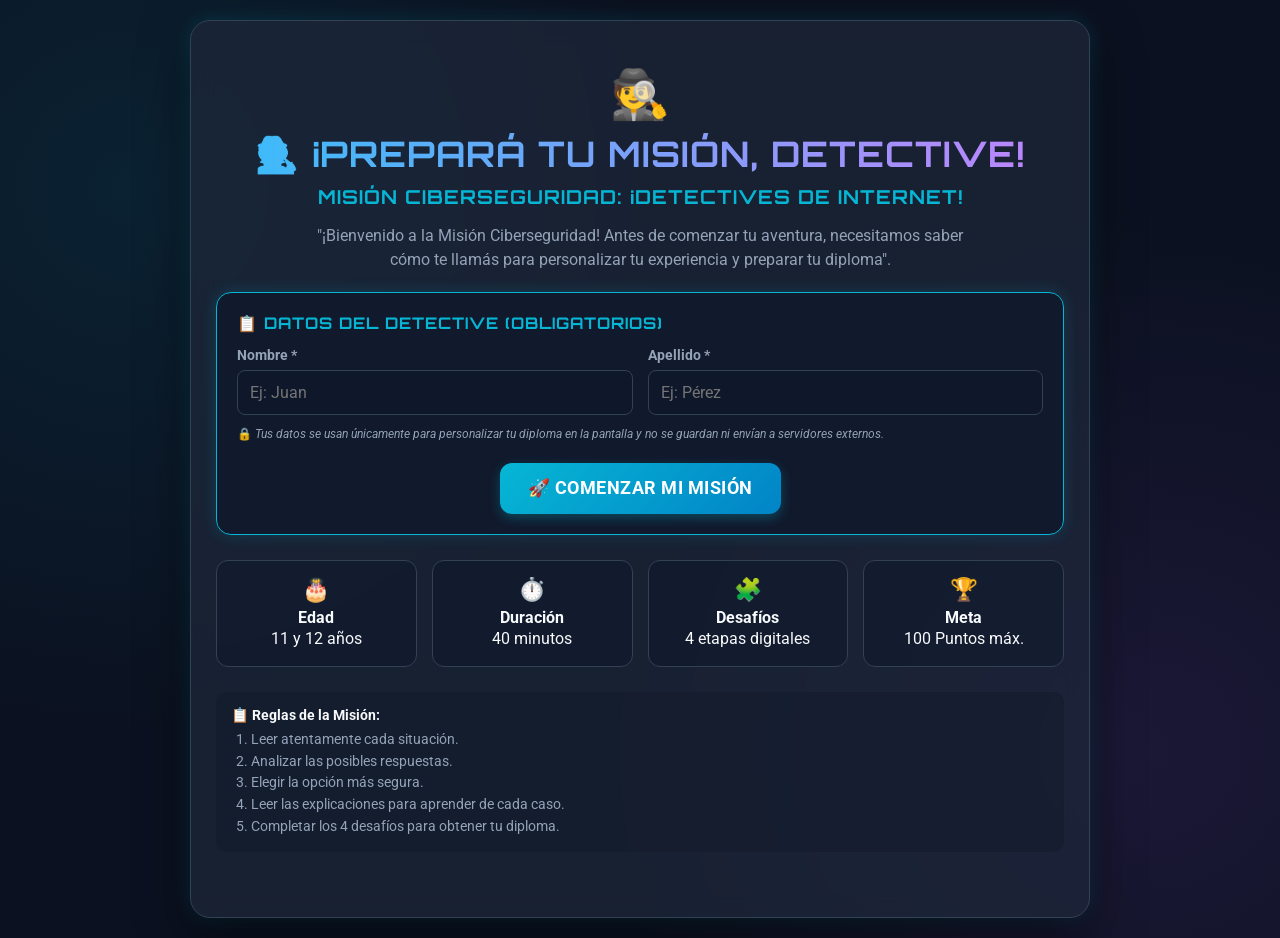
<file: index.html>
<!DOCTYPE html>
<html lang="es">
<head>
    <meta charset="UTF-8">
    <meta name="viewport" content="width=device-width, initial-scale=1.0">
    <title>MISIÓN CIBERSEGURIDAD: ¡Detectives de Internet!</title>
    <link href="https://fonts.googleapis.com/css2?family=Orbitron:wght@600;800;900&family=Roboto:wght@400;500;700&display=swap" rel="stylesheet">
        <link rel="stylesheet" href="style.css">

</head>
<body>

<div class="container">
    <!-- TOP HUD (HEADER) -->
    <header id="hud" class="hud-header hidden">
        <div>
            <div id="hud-agent" class="hud-card brand-font text-cyan">🕵️ AGENTE: <span id="agent-name">---</span></div>
        </div>
        <div style="display: flex; gap: 10px;">
            <div class="hud-card">🎯 PUNTOS: <span id="hud-score" class="brand-font text-green">0</span> / 100</div>
            <div class="hud-card">⏳ TIEMPO: <span id="hud-timer" role="timer" aria-live="off">40:00</span></div>
        </div>
        <div style="width: 100%;">
            <div class="progress-bar-container">
                <div id="hud-progress" class="progress-bar"></div>
            </div>
        </div>
    </header>

    <!-- SCREEN 0: WELCOME -->
    <section id="screen-welcome" class="welcome-hero">
        <div style="font-size: 3rem; margin-bottom: 10px;">🕵️</div>
        <h1>🕵️ ¡PREPARÁ TU MISIÓN, DETECTIVE!</h1>
        <h2 class="text-cyan" style="font-size: 1.2rem; margin-bottom: 15px;">MISIÓN CIBERSEGURIDAD: ¡DETECTIVES DE INTERNET!</h2>
        <p style="color: var(--text-muted); max-width: 650px; margin: 0 auto; line-height: 1.5;">
            "¡Bienvenido a la Misión Ciberseguridad! Antes de comenzar tu aventura, necesitamos saber cómo te llamás para personalizar tu experiencia y preparar tu diploma".
        </p>

        <!-- STUDENT IDENTIFICATION FORM -->
        <form id="student-id-form" onsubmit="handleStartMission(event)" class="id-form-box">
            <h3 class="text-cyan" style="font-size: 1rem; margin-bottom: 10px;">📋 DATOS DEL DETECTIVE (OBLIGATORIOS)</h3>
            <div class="form-row">
                <div class="form-group">
                    <label for="student-name">Nombre *</label>
                    <input type="text" id="student-name" placeholder="Ej: Juan" autocomplete="given-name" maxlength="40" required>
                </div>
                <div class="form-group">
                    <label for="student-lastname">Apellido *</label>
                    <input type="text" id="student-lastname" placeholder="Ej: Pérez" autocomplete="family-name" maxlength="50" required>
                </div>
            </div>
            <div id="id-error-msg" class="input-error-msg">⚠️ Por favor, ingresá un nombre y apellido válidos antes de continuar.</div>
            <p style="font-size: 0.75rem; color: var(--text-muted); margin-top: 10px;">
                🔒 <em>Tus datos se usan únicamente para personalizar tu diploma en la pantalla y no se guardan ni envían a servidores externos.</em>
            </p>

            <div style="text-align: center; margin-top: 20px;">
                <button type="submit" class="btn" style="font-size: 1.1rem; padding: 14px 28px;">🚀 COMENZAR MI MISIÓN</button>
            </div>
        </form>

        <div class="info-grid">
            <div class="info-card">
                <span>🎂</span>
                <strong>Edad</strong>
                <p>11 y 12 años</p>
            </div>
            <div class="info-card">
                <span>⏱️</span>
                <strong>Duración</strong>
                <p>40 minutos</p>
            </div>
            <div class="info-card">
                <span>🧩</span>
                <strong>Desafíos</strong>
                <p>4 etapas digitales</p>
            </div>
            <div class="info-card">
                <span>🏆</span>
                <strong>Meta</strong>
                <p>100 Puntos máx.</p>
            </div>
        </div>

        <div style="background: rgba(15, 23, 42, 0.4); padding: 15px; border-radius: 10px; margin-bottom: 20px; text-align: left; font-size: 0.9rem;">
            <strong>📋 Reglas de la Misión:</strong>
            <ol style="margin-left: 20px; margin-top: 5px; color: var(--text-muted);">
                <li>Leer atentamente cada situación.</li>
                <li>Analizar las posibles respuestas.</li>
                <li>Elegir la opción más segura.</li>
                <li>Leer las explicaciones para aprender de cada caso.</li>
                <li>Completar los 4 desafíos para obtener tu diploma.</li>
            </ol>
        </div>
    </section>

    <!-- SCREEN 1: CHALLENGE 1 (CONTRASEÑA SECRETA) -->
    <section id="screen-ch1" class="challenge-box hidden">
        <div id="welcome-banner" style="background: rgba(6, 182, 212, 0.15); border: 1px solid var(--primary-cyan); padding: 12px 15px; border-radius: 10px; margin-bottom: 20px; font-size: 0.95rem;">
            <!-- Custom welcome greeting injected here -->
        </div>

        <span class="badge-title">DESAFÍO 1 DE 4 • 7 MINUTOS</span>
        <h2 class="text-cyan">🔐 La Contraseña Secreta</h2>
        <p style="color: var(--text-muted); margin-bottom: 20px;">
            Los detectives digitales necesitan proteger sus cuentas. Investigá cuáles son las mejores prácticas para crear contraseñas seguras.
        </p>

        <!-- Q1 -->
        <div class="question-card">
            <h3>1. ¿Cuál de estas contraseñas es la más segura?</h3>
            <div class="options-grid" id="ch1-q1-opts">
                <button class="option-btn" onclick="answerCh1(1, 'A', this)">A) 12345678</button>
                <button class="option-btn" onclick="answerCh1(1, 'B', this)">B) martin2014</button>
                <button class="option-btn" onclick="answerCh1(1, 'C', this)">C) Rio!Nube47Tren</button>
            </div>
            <div id="ch1-q1-fb" class="feedback-box hidden"></div>
        </div>

        <!-- Q2 -->
        <div class="question-card">
            <h3>2. ¿Qué deberías hacer con tu contraseña?</h3>
            <div class="options-grid" id="ch1-q2-opts">
                <button class="option-btn" onclick="answerCh1(2, 'A', this)">A) Compartirla con mis mejores amigos.</button>
                <button class="option-btn" onclick="answerCh1(2, 'B', this)">B) Mantenerla en secreto y usar contraseñas diferentes en cuentas importantes.</button>
                <button class="option-btn" onclick="answerCh1(2, 'C', this)">C) Usar mi fecha de nacimiento para recordarla.</button>
            </div>
            <div id="ch1-q2-fb" class="feedback-box hidden"></div>
        </div>

        <!-- Q3 -->
        <div class="question-card">
            <h3>3. ¿Qué ayuda a proteger una cuenta además de la contraseña?</h3>
            <div class="options-grid" id="ch1-q3-opts">
                <button class="option-btn" onclick="answerCh1(3, 'A', this)">A) La verificación en dos pasos (2FA).</button>
                <button class="option-btn" onclick="answerCh1(3, 'B', this)">B) Publicar la contraseña en un grupo privado.</button>
                <button class="option-btn" onclick="answerCh1(3, 'C', this)">C) Usar siempre la misma contraseña.</button>
            </div>
            <div id="ch1-q3-fb" class="feedback-box hidden"></div>
        </div>

        <!-- Practical Activity: Password Generator -->
        <div class="generator-box">
            <h3 class="text-purple">🛠️ Laboratorio Práctico: Creador de Contraseñas Ficticias</h3>
            <p style="font-size: 0.85rem; color: var(--text-muted); margin-top: 5px;">
                Crea una contraseña segura combinando criterios. <em>¡Nunca uses datos reales ni reutilices estas claves ficticias!</em>
            </p>

            <div class="pass-display" id="generated-pass">--------</div>

            <div class="controls-grid">
                <label class="control-item"><input type="checkbox" id="chk-upper" checked onchange="updatePass()"> Mayúsculas (A-Z)</label>
                <label class="control-item"><input type="checkbox" id="chk-lower" checked onchange="updatePass()"> Minúsculas (a-z)</label>
                <label class="control-item"><input type="checkbox" id="chk-num" checked onchange="updatePass()"> Números (0-9)</label>
                <label class="control-item"><input type="checkbox" id="chk-sym" checked onchange="updatePass()"> Símbolos (!@#)</label>
            </div>

            <div style="display: flex; gap: 10px; align-items: center; flex-wrap: wrap;">
                <label style="font-size: 0.85rem;">Largo: <span id="len-val">12</span> caracteres</label>
                <input type="range" id="chk-len" min="6" max="20" value="12" style="flex:1;" oninput="document.getElementById('len-val').innerText=this.value; updatePass();">
                <button class="btn btn-secondary" onclick="updatePass()">⚡ Generar</button>
            </div>

            <div id="pass-eval-fb" class="feedback-box info" style="margin-top: 15px;">
                Configura la clave para incluir Mayúsculas, Minúsculas, Números, Símbolos y al menos 10 caracteres para obtener los 10 puntos de práctica.
            </div>
        </div>

        <div class="nav-footer">
            <button class="btn btn-secondary" onclick="confirmReset()">🏠 Inicio</button>
            <button class="btn" id="btn-next-ch1" onclick="nextChallenge(2)">Siguiente Desafío ➡️</button>
        </div>
    </section>

    <!-- SCREEN 2: CHALLENGE 2 (CAZADORES DE ESTAFAS) -->
    <section id="screen-ch2" class="challenge-box hidden">
        <span class="badge-title">DESAFÍO 2 DE 4 • 8 MINUTOS</span>
        <h2 class="text-cyan">🎣 Cazadores de Estafas</h2>
        <p style="color: var(--text-muted); margin-bottom: 20px;">
            Los ciberdelincuentes utilizan mensajes engañosos para robar información. Tu trabajo es descubrir cuáles son sospechosos y explicar por qué.
        </p>

        <!-- Case 1 -->
        <div class="question-card">
            <h3>Caso 1</h3>
            <div class="phish-card">
                📩 <strong>Mensaje recibido:</strong><br>
                "¡FELICIDADES! Ganaste un celular. Entrá en este enlace en los próximos 5 minutos y escribí tu contraseña para reclamarlo."
            </div>
            <p><strong>¿Cómo clasificás este mensaje?</strong></p>
            <div class="options-grid" style="flex-direction: row; flex-wrap: wrap; margin-bottom: 15px;">
                <button class="option-btn" style="flex:1" onclick="selectPhish(1, 'seguro', this)">✅ Seguro</button>
                <button class="option-btn" style="flex:1" onclick="selectPhish(1, 'sospechoso', this)">🚨 Sospechoso</button>
                <button class="option-btn" style="flex:1" onclick="selectPhish(1, 'verificar', this)">🔍 Necesita Verificación</button>
            </div>
            <label style="font-size: 0.85rem; color: var(--text-muted);">Explicá las señales de alerta o qué harías (opcional para puntos extra):</label>
            <input type="text" id="ch2-exp-1" placeholder="Ej: Pide contraseña, da poco tiempo, promete regalo...">
            <button class="btn btn-secondary" style="margin-top: 10px;" onclick="checkPhishCase(1)">Comprobar Caso 1</button>
            <div id="ch2-fb-1" class="feedback-box hidden"></div>
        </div>

        <!-- Case 2 -->
        <div class="question-card">
            <h3>Caso 2</h3>
            <div class="phish-card">
                📩 <strong>Mensaje recibido:</strong><br>
                "La escuela te informa que mañana no habrá clases. Revisá el aviso en la plataforma oficial que usás habitualmente."
            </div>
            <p><strong>¿Cómo clasificás este mensaje?</strong></p>
            <div class="options-grid" style="flex-direction: row; flex-wrap: wrap; margin-bottom: 15px;">
                <button class="option-btn" style="flex:1" onclick="selectPhish(2, 'seguro', this)">✅ Seguro</button>
                <button class="option-btn" style="flex:1" onclick="selectPhish(2, 'sospechoso', this)">🚨 Sospechoso</button>
                <button class="option-btn" style="flex:1" onclick="selectPhish(2, 'verificar', this)">🔍 Necesita Verificación</button>
            </div>
            <label style="font-size: 0.85rem; color: var(--text-muted);">Explicá cómo actuarías de forma segura:</label>
            <input type="text" id="ch2-exp-2" placeholder="Ej: Entrar directo a la plataforma o preguntar a un docente...">
            <button class="btn btn-secondary" style="margin-top: 10px;" onclick="checkPhishCase(2)">Comprobar Caso 2</button>
            <div id="ch2-fb-2" class="feedback-box hidden"></div>
        </div>

        <!-- Case 3 -->
        <div class="question-card">
            <h3>Caso 3</h3>
            <div class="phish-card">
                📩 <strong>Mensaje recibido:</strong><br>
                "Un jugador que acabás de conocer te ofrece monedas gratis si le mandás el código que llegó a tu celular."
            </div>
            <p><strong>¿Cómo clasificás este mensaje?</strong></p>
            <div class="options-grid" style="flex-direction: row; flex-wrap: wrap; margin-bottom: 15px;">
                <button class="option-btn" style="flex:1" onclick="selectPhish(3, 'seguro', this)">✅ Seguro</button>
                <button class="option-btn" style="flex:1" onclick="selectPhish(3, 'sospechoso', this)">🚨 Sospechoso</button>
                <button class="option-btn" style="flex:1" onclick="selectPhish(3, 'verificar', this)">🔍 Necesita Verificación</button>
            </div>
            <label style="font-size: 0.85rem; color: var(--text-muted);">Explicá la señal de alerta:</label>
            <input type="text" id="ch2-exp-3" placeholder="Ej: Pide un código privado a cambio de monedas gratis...">
            <button class="btn btn-secondary" style="margin-top: 10px;" onclick="checkPhishCase(3)">Comprobar Caso 3</button>
            <div id="ch2-fb-3" class="feedback-box hidden"></div>
        </div>

        <div class="nav-footer">
            <button class="btn btn-secondary" onclick="confirmReset()">🏠 Inicio</button>
            <button class="btn" id="btn-next-ch2" onclick="nextChallenge(3)">Siguiente Desafío ➡️</button>
        </div>
    </section>

    <!-- SCREEN 3: CHALLENGE 3 (PROTEGER LA IDENTIDAD DIGITAL) -->
    <section id="screen-ch3" class="challenge-box hidden">
        <span class="badge-title">DESAFÍO 3 DE 4 • 8 MINUTOS</span>
        <h2 class="text-cyan">🆔 Proteger la Identidad Digital</h2>
        <p style="color: var(--text-muted); margin-bottom: 15px;">
            Tu identidad digital se construye con la información que compartís en Internet. Algunas cosas pueden compartirse con cuidado; otras deben mantenerse privadas porque pueden revelar quién sos, dónde vivís o permitir que alguien acceda a tus cuentas.
        </p>

        <div class="info-card" style="margin-bottom:14px; line-height:1.5;">
            <strong>🎯 Tu misión:</strong> seleccioná una tarjeta y después tocá la categoría donde corresponde. Podés cambiar una tarjeta de lugar antes de comprobar. Clasificá las 6 tarjetas.
        </div>
        <p id="ch3-selection-status" class="ch3-status" role="status" aria-live="polite">No hay ninguna tarjeta seleccionada. Elegí una para comenzar.</p>
        <p id="ch3-placement-count" class="ch3-count">Tarjetas clasificadas: 0 de 6</p>

        <div class="drag-items" id="items-pool" aria-label="Tarjetas para clasificar">
            <button type="button" class="drag-item" id="item-1" onclick="selectItem('item-1', event)" aria-pressed="false">🔑 Mi contraseña</button>
            <button type="button" class="drag-item" id="item-2" onclick="selectItem('item-2', event)" aria-pressed="false">🏠 Mi dirección de casa</button>
            <button type="button" class="drag-item" id="item-3" onclick="selectItem('item-3', event)" aria-pressed="false">🎮 Mi videojuego favorito</button>
            <button type="button" class="drag-item" id="item-4" onclick="selectItem('item-4', event)" aria-pressed="false">📲 Código de verificación del celular</button>
            <button type="button" class="drag-item" id="item-5" onclick="selectItem('item-5', event)" aria-pressed="false">🏫 Foto donde se ve el uniforme de mi escuela</button>
            <button type="button" class="drag-item" id="item-6" onclick="selectItem('item-6', event)" aria-pressed="false">🎨 Un dibujo propio sin datos personales</button>
        </div>

        <div class="dnd-container">
            <div class="drop-zone share" role="group" aria-label="Puedo compartirlo con cuidado" onclick="placeSelectedItem('share')">
                <h4 class="text-green">🟢 PUEDO COMPARTIRLO CON CUIDADO</h4>
                <p class="zone-hint">Siempre con permiso de un adulto y sin revelar datos personales.</p>
                <div id="zone-share" class="zone-items"></div>
            </div>

            <div class="drop-zone protect" role="group" aria-label="Debo protegerlo" onclick="placeSelectedItem('protect')">
                <h4 style="color: var(--accent-red);">🔴 DEBO PROTEGERLO</h4>
                <p class="zone-hint">No lo publiques ni se lo envíes a desconocidos.</p>
                <div id="zone-protect" class="zone-items"></div>
            </div>
        </div>

        <button class="btn btn-secondary" id="btn-evaluate-ch3" style="margin-top: 15px;" onclick="evaluateCh3()">Comprobar clasificación</button>
        <div id="ch3-fb" class="feedback-box hidden" role="status" aria-live="polite"></div>

        <div class="question-card" style="margin-top: 20px;">
            <h3>Pregunta final de reflexión</h3>
            <p style="font-size: 0.9rem; margin-bottom: 8px;">¿Por qué es importante proteger nuestros datos personales en Internet?</p>
            <input type="text" id="ch3-reflection" maxlength="220" placeholder="Escribí tu respuesta con tus propias palabras..." aria-label="Tu reflexión sobre la protección de datos personales">
            <button class="btn btn-secondary" style="margin-top: 10px;" onclick="checkCh3Reflection()">Guardar reflexión (+1 punto)</button>
            <div id="ch3-ref-fb" class="feedback-box hidden" role="status" aria-live="polite"></div>
        </div>

        <div class="nav-footer">
            <button class="btn btn-secondary" onclick="confirmReset()">🏠 Inicio</button>
            <button class="btn" id="btn-next-ch3" onclick="nextChallenge(4)">Siguiente desafío ➡️</button>
        </div>
    </section>

    <!-- SCREEN 4: CHALLENGE 4 (ALERTA EN EL CHAT) -->
    <section id="screen-ch4" class="challenge-box hidden">
        <span class="badge-title">DESAFÍO 4 DE 4 • 7 MINUTOS</span>
        <h2 class="text-cyan">💬 ¡Alerta en el Chat!</h2>
        <p style="color: var(--text-muted); margin-bottom: 20px;">
            Situación ficticia: Analizá la conversación simulada y toma la decisión más segura.
        </p>

        <!-- Simulated Chat -->
        <div class="chat-sim">
            <div class="chat-msg">
                <div class="chat-sender">👤 Desconocido_Gamer15</div>
                "Hola, soy un jugador de 15 años. Mandame una foto tuya y decime a qué escuela vas. No le cuentes a nadie porque es nuestro secreto."
            </div>
        </div>

        <div class="question-card">
            <h3>¿Qué harías ante esta situación?</h3>
            <div class="options-grid" id="ch4-q1-opts">
                <button class="option-btn" onclick="answerCh4Main('A', this)">A) Mandar una foto, pero no decir la dirección.</button>
                <button class="option-btn" onclick="answerCh4Main('B', this)">B) Bloquear al usuario, denunciar el mensaje y contárselo a un adulto de confianza.</button>
                <button class="option-btn" onclick="answerCh4Main('C', this)">C) Seguir hablando para averiguar quién es.</button>
                <button class="option-btn" onclick="answerCh4Main('D', this)">D) Darle información falsa y continuar la conversación.</button>
            </div>
            <div id="ch4-q1-fb" class="feedback-box hidden"></div>
        </div>

        <!-- Complementary Practice -->
        <div class="question-card">
            <h3>Situación de Refuerzo:</h3>
            <p style="font-size: 0.9rem; margin-bottom: 10px;">
                "Una persona desconocida en un videojuego te dice que conoce tu escuela y te pide que te encuentres con ella en una plaza."
            </p>

            <div class="options-grid" id="ch4-q2-opts">
                <button class="option-btn" onclick="answerCh4Extra('A', this)">A) Ir al encuentro para descubrir quién es.</button>
                <button class="option-btn" onclick="answerCh4Extra('B', this)">B) Compartir más información para comprobar si dice la verdad.</button>
                <button class="option-btn" onclick="answerCh4Extra('C', this)">C) No acudir, cortar el contacto y contárselo a un adulto de confianza.</button>
                <button class="option-btn" onclick="answerCh4Extra('D', this)">D) Pedirle que guarde el secreto.</button>
            </div>
            <div id="ch4-q2-fb" class="feedback-box hidden"></div>
        </div>

        <div class="nav-footer">
            <button class="btn btn-secondary" onclick="confirmReset()">🏠 Inicio</button>
            <button class="btn" id="btn-next-ch4" onclick="nextChallenge('rules')">Código Final ➡️</button>
        </div>
    </section>

    <!-- SCREEN 5: FINAL CODE & RULES -->
    <section id="screen-rules" class="challenge-box hidden">
        <span class="badge-title">ETAPA FINAL</span>
        <h2 class="text-purple">📜 CÓDIGO FINAL DE LOS DETECTIVES</h2>
        <p style="color: var(--text-muted); margin-bottom: 15px;">
            Para completar oficialmente la misión, debes revisar y confirmar las cuatro reglas fundamentales de ciberseguridad:
        </p>

        <div class="rules-list">
            <label class="rule-item">
                <input type="checkbox" id="rule-1" onchange="checkRulesState()">
                <span>1. Crear contraseñas largas y únicas.</span>
            </label>
            <label class="rule-item">
                <input type="checkbox" id="rule-2" onchange="checkRulesState()">
                <span>2. Desconfiar de enlaces, premios y mensajes sospechosos.</span>
            </label>
            <label class="rule-item">
                <input type="checkbox" id="rule-3" onchange="checkRulesState()">
                <span>3. No compartir datos personales ni códigos de verificación.</span>
            </label>
            <label class="rule-item">
                <input type="checkbox" id="rule-4" onchange="checkRulesState()">
                <span>4. Bloquear, denunciar y pedir ayuda ante situaciones peligrosas.</span>
            </label>
        </div>

        <div class="question-card">
            <h3>Explicación personal:</h3>
            <p id="rule-explanation-help" style="font-size: 0.88rem; color: var(--text-muted); margin-bottom: 8px;">Explicá con tus propias palabras al menos una de las cuatro reglas (mínimo 10 caracteres):</p>
            <input type="text" id="rule-explanation" maxlength="240" placeholder="Escribí aquí tu explicación breve (mínimo 10 caracteres)..." aria-describedby="rule-explanation-help">
        </div>

        <div class="nav-footer">
            <button class="btn btn-secondary" onclick="confirmReset()">🏠 Inicio</button>
            <button class="btn btn-success" id="btn-finish-mission" onclick="finishMission()" disabled>🏆 COMPLETAR MISIÓN</button>
        </div>
    </section>

    <!-- SCREEN 6: RESULTS & CERTIFICATE -->
    <section id="screen-results" class="challenge-box hidden">
        <div class="text-center" style="margin-bottom: 25px;">
            <h1 class="text-cyan">🎉 ¡MISIÓN COMPLETADA!</h1>
            <p style="color: var(--text-muted);">Has demostrado tus habilidades de investigación y protección digital.</p>
        </div>

        <!-- Summary -->
        <div class="question-card">
            <h3>📊 Resumen de Desempeño:</h3>
            <div style="display: grid; grid-template-columns: repeat(auto-fit, minmax(180px, 1fr)); gap: 10px; margin: 15px 0;">
                <div class="info-card">Desafío 1: <strong id="res-ch1" class="text-cyan">0/25</strong></div>
                <div class="info-card">Desafío 2: <strong id="res-ch2" class="text-cyan">0/25</strong></div>
                <div class="info-card">Desafío 3: <strong id="res-ch3" class="text-cyan">0/25</strong></div>
                <div class="info-card">Desafío 4: <strong id="res-ch4" class="text-cyan">0/25</strong></div>
            </div>
            <div style="text-align: center; margin-top: 15px;">
                <h2 style="font-size: 1.5rem;">PUNTAJE TOTAL: <span id="res-total" class="text-green">0</span> / 100</h2>
                <p id="res-rank" class="brand-font text-purple" style="font-size: 1.2rem; margin-top: 5px;">-</p>
                <p id="res-msg" style="font-size: 0.9rem; color: var(--text-muted); margin-top: 8px;"></p>
            </div>
        </div>

        <!-- CERTIFICATE FOR PRINTING -->
        <div id="screen-certificate">
            <div class="cert-card">
                <div class="cert-badge">🛡️</div>
                <h2>MISIÓN CIBERSEGURIDAD</h2>
                <h3>¡DETECTIVES DE INTERNET!</h3>
                <p style="font-size: 1.1rem; text-transform: uppercase; letter-spacing: 1px;">Diploma de Reconocimiento</p>
                <p style="margin-top: 15px;">Se reconoce a:</p>
                <div class="cert-name" id="cert-agent-name">Nombre y Apellido</div>
                <p style="max-width: 600px; margin: 15px auto 0 auto; line-height: 1.4; font-size: 0.95rem;">
                    por completar la misión y demostrar conocimientos para navegar de forma más segura, proteger su identidad digital y reconocer posibles riesgos en Internet.
                </p>

                <div class="cert-details">
                    <div>Puntaje: <strong id="cert-score">0/100</strong></div>
                    <div>Categoría: <strong id="cert-rank">Experto</strong></div>
                    <div>Fecha: <strong id="cert-date">--/--/----</strong></div>
                </div>

                <div style="margin-top: 40px; border-top: 1px solid #ccc; padding-top: 10px; display: flex; justify-content: space-around;">
                    <div>______________________<br><small>Firma del Docente / Guía</small></div>
                    <div>______________________<br><small>Sello de Ciberseguridad</small></div>
                </div>
            </div>
        </div>

        <div class="nav-footer no-print">
            <button class="btn btn-secondary" onclick="confirmReset()">🔄 Volver a Jugar</button>
            <button class="btn btn-success" onclick="window.print()">🖨️ Imprimir Diploma / Guardar PDF</button>
        </div>
    </section>

</div>

    <script src="script.js"></script>
</body>
</html>
</file>
<file: style.css>
:root {
            --bg-dark: #0b1120;
            --card-bg: #1e293b;
            --card-border: #334155;
            --primary-cyan: #06b6d4;
            --primary-purple: #a855f7;
            --accent-green: #10b981;
            --accent-red: #ef4444;
            --accent-yellow: #f59e0b;
            --text-light: #f8fafc;
            --text-muted: #94a3b8;
        }

        * {
            box-sizing: border-box;
            margin: 0;
            padding: 0;
            font-family: 'Roboto', sans-serif;
        }

        body {
            background-color: var(--bg-dark);
            color: var(--text-light);
            min-height: 100vh;
            display: flex;
            flex-direction: column;
            align-items: center;
            justify-content: center;
            padding: 15px;
            background-image: 
                radial-gradient(circle at 10% 20%, rgba(6, 182, 212, 0.1) 0%, transparent 40%),
                radial-gradient(circle at 90% 80%, rgba(168, 85, 247, 0.1) 0%, transparent 40%);
        }

        h1, h2, h3, .brand-font {
            font-family: 'Orbitron', sans-serif;
            letter-spacing: 1px;
        }

        .container {
            width: 100%;
            max-width: 900px;
            background: rgba(30, 41, 59, 0.7);
            backdrop-filter: blur(12px);
            border: 1px solid var(--card-border);
            border-radius: 20px;
            padding: 25px;
            box-shadow: 0 20px 50px rgba(0,0,0,0.5), 0 0 20px rgba(6, 182, 212, 0.2);
            position: relative;
            overflow: hidden;
        }

        /* Utility Classes */
        .hidden { display: none !important; }
        .text-center { text-align: center; }
        .text-cyan { color: var(--primary-cyan); }
        .text-purple { color: var(--primary-purple); }
        .text-green { color: var(--accent-green); }

        /* Buttons */
        .btn {
            background: linear-gradient(135deg, var(--primary-cyan), #0284c7);
            color: white;
            border: none;
            padding: 12px 24px;
            font-size: 1rem;
            font-weight: bold;
            border-radius: 12px;
            cursor: pointer;
            transition: all 0.2s ease;
            display: inline-flex;
            align-items: center;
            justify-content: center;
            gap: 8px;
            box-shadow: 0 4px 12px rgba(6, 182, 212, 0.3);
            text-transform: uppercase;
            letter-spacing: 0.5px;
        }

        .btn:hover {
            transform: translateY(-2px);
            box-shadow: 0 6px 18px rgba(6, 182, 212, 0.5);
        }

        .btn:active {
            transform: translateY(0);
        }

        .btn-secondary {
            background: #334155;
            box-shadow: none;
        }
        .btn-secondary:hover { background: #475569; box-shadow: none; }

        .btn-success {
            background: linear-gradient(135deg, var(--accent-green), #059669);
            box-shadow: 0 4px 12px rgba(16, 185, 129, 0.3);
        }

        /* Top HUD Header */
        .hud-header {
            display: flex;
            justify-content: space-between;
            align-items: center;
            padding-bottom: 15px;
            margin-bottom: 20px;
            border-bottom: 1px solid var(--card-border);
            flex-wrap: wrap;
            gap: 10px;
        }

        .hud-card {
            background: rgba(15, 23, 42, 0.6);
            padding: 8px 16px;
            border-radius: 10px;
            border: 1px solid rgba(255,255,255,0.05);
            font-size: 0.9rem;
        }

        .progress-bar-container {
            width: 100%;
            height: 10px;
            background: #0f172a;
            border-radius: 5px;
            overflow: hidden;
            margin-top: 10px;
        }

        .progress-bar {
            height: 100%;
            width: 0%;
            background: linear-gradient(90deg, var(--primary-cyan), var(--primary-purple));
            transition: width 0.4s ease;
        }

        /* Welcome Screen */
        .welcome-hero {
            text-align: center;
            padding: 20px 0;
        }

        .welcome-hero h1 {
            font-size: 2.2rem;
            margin-bottom: 10px;
            background: linear-gradient(90deg, #38bdf8, #c084fc);
            -webkit-background-clip: text;
            -webkit-text-fill-color: transparent;
        }

        .info-grid {
            display: grid;
            grid-template-columns: repeat(auto-fit, minmax(180px, 1fr));
            gap: 15px;
            margin: 25px 0;
        }

        .info-card {
            background: rgba(15, 23, 42, 0.5);
            border: 1px solid var(--card-border);
            padding: 15px;
            border-radius: 12px;
            text-align: center;
        }

        .info-card span {
            display: block;
            font-size: 1.4rem;
            margin-bottom: 5px;
        }

        /* Form Controls & Validation */
        .id-form-box {
            background: rgba(15, 23, 42, 0.7);
            padding: 20px;
            border-radius: 15px;
            border: 1px solid var(--primary-cyan);
            box-shadow: 0 0 15px rgba(6, 182, 212, 0.2);
            margin: 20px 0;
            text-align: left;
        }

        .form-row {
            display: flex;
            gap: 15px;
            margin-top: 10px;
        }

        @media (max-width: 600px) {
            .form-row { flex-direction: column; gap: 10px; }
        }

        .form-group {
            flex: 1;
        }

        .form-group label {
            display: block;
            font-size: 0.85rem;
            color: var(--text-muted);
            margin-bottom: 5px;
            font-weight: bold;
        }

        .input-error-msg {
            color: var(--accent-red);
            font-size: 0.85rem;
            margin-top: 10px;
            font-weight: bold;
            display: none;
        }

        input[type="text"] {
            width: 100%;
            padding: 12px;
            border-radius: 8px;
            border: 1px solid var(--card-border);
            background: #0f172a;
            color: white;
            font-size: 1rem;
            box-sizing: border-box;
        }

        input[type="text"]:focus {
            outline: none;
            border-color: var(--primary-cyan);
            box-shadow: 0 0 8px rgba(6, 182, 212, 0.4);
        }

        /* Challenge Cards & Elements */
        .challenge-box {
            animation: fadeIn 0.4s ease-in-out;
        }

        .badge-title {
            display: inline-block;
            padding: 4px 12px;
            background: rgba(6, 182, 212, 0.2);
            color: var(--primary-cyan);
            border-radius: 20px;
            font-size: 0.85rem;
            margin-bottom: 10px;
            font-weight: bold;
        }

        .question-card {
            background: rgba(15, 23, 42, 0.6);
            border: 1px solid var(--card-border);
            border-radius: 12px;
            padding: 20px;
            margin-bottom: 20px;
        }

        .options-grid {
            display: flex;
            flex-direction: column;
            gap: 10px;
            margin-top: 15px;
        }

        .option-btn {
            background: #1e293b;
            border: 1px solid var(--card-border);
            padding: 14px 18px;
            border-radius: 10px;
            color: white;
            text-align: left;
            cursor: pointer;
            transition: all 0.2s;
            font-size: 0.95rem;
            display: flex;
            align-items: center;
            gap: 10px;
        }

        .option-btn:hover {
            border-color: var(--primary-cyan);
            background: rgba(6, 182, 212, 0.05);
        }

        .option-btn.selected {
            border-color: var(--primary-cyan);
            background: rgba(6, 182, 212, 0.2);
        }

        .option-btn.correct {
            border-color: var(--accent-green);
            background: rgba(16, 185, 129, 0.2);
        }

        .option-btn.wrong {
            border-color: var(--accent-red);
            background: rgba(239, 68, 68, 0.2);
        }

        .feedback-box {
            margin-top: 15px;
            padding: 12px 15px;
            border-radius: 8px;
            font-size: 0.9rem;
            line-height: 1.4;
        }

        .feedback-box.correct {
            background: rgba(16, 185, 129, 0.15);
            border: 1px solid var(--accent-green);
            color: #6ee7b7;
        }

        .feedback-box.wrong {
            background: rgba(239, 68, 68, 0.15);
            border: 1px solid var(--accent-red);
            color: #fca5a5;
        }

        .feedback-box.info {
            background: rgba(6, 182, 212, 0.15);
            border: 1px solid var(--primary-cyan);
            color: #a5f3fc;
        }

        /* Interactive Widgets */
        /* Generator */
        .generator-box {
            background: #0f172a;
            padding: 20px;
            border-radius: 12px;
            border: 1px solid var(--card-border);
            margin-top: 20px;
        }

        .pass-display {
            background: #1e293b;
            padding: 12px;
            font-family: monospace;
            font-size: 1.3rem;
            letter-spacing: 2px;
            text-align: center;
            border-radius: 8px;
            color: var(--primary-cyan);
            margin: 15px 0;
            word-break: break-all;
        }

        .controls-grid {
            display: grid;
            grid-template-columns: repeat(auto-fit, minmax(140px, 1fr));
            gap: 10px;
            margin-bottom: 15px;
        }

        .control-item {
            display: flex;
            align-items: center;
            gap: 8px;
            font-size: 0.9rem;
        }

        /* Phishing Cases */
        .phish-card {
            background: #0f172a;
            border-left: 4px solid var(--accent-yellow);
            padding: 15px;
            border-radius: 0 10px 10px 0;
            margin: 15px 0;
            font-size: 1rem;
            line-height: 1.5;
        }

        /* Drag & Drop Grid */
        .dnd-container {
            display: grid;
            grid-template-columns: 1fr 1fr;
            gap: 15px;
            margin-top: 15px;
        }

        @media (max-width: 600px) {
            .dnd-container { grid-template-columns: 1fr; }
        }

        .drop-zone {
            background: #0f172a;
            border: 2px dashed var(--card-border);
            border-radius: 12px;
            padding: 15px;
            min-height: 180px;
            display: flex;
            flex-direction: column;
            gap: 10px;
        }

        .drop-zone.protect { border-color: var(--accent-red); }
        .drop-zone.share { border-color: var(--accent-green); }

        .drop-zone h4 {
            text-align: center;
            font-size: 0.9rem;
            padding-bottom: 8px;
            border-bottom: 1px solid var(--card-border);
        }

        .drag-items {
            display: flex;
            flex-wrap: wrap;
            gap: 10px;
            margin-bottom: 20px;
        }

        .drag-item {
            background: #334155;
            color: #f8fafc;
            border: 1px solid transparent;
            font-family: inherit;
            padding: 10px 14px;
            border-radius: 8px;
            cursor: pointer;
            font-size: 0.88rem;
            line-height: 1.4;
            user-select: none;
            transition: background 0.2s, border-color 0.2s, transform 0.2s;
            display: flex;
            align-items: center;
            gap: 6px;
            text-align: left;
        }

        .ch3-status {
            background: rgba(6, 182, 212, 0.10);
            border: 1px solid rgba(6, 182, 212, 0.45);
            border-radius: 9px;
            padding: 10px 12px;
            margin: 10px 0 6px;
            font-size: 0.9rem;
            line-height: 1.45;
        }

        .ch3-count {
            color: var(--primary-cyan);
            font-size: 0.88rem;
            font-weight: 700;
            margin: 8px 0 12px;
        }

        .zone-hint {
            color: var(--text-muted);
            font-size: 0.78rem;
            line-height: 1.4;
            text-align: center;
            margin: -2px 0 4px;
        }

        .zone-items {
            display: flex;
            flex-direction: column;
            gap: 8px;
            min-height: 32px;
        }

        .drag-item:hover {
            background: #475569;
            transform: scale(1.02);
        }

        .drag-item.selected-item {
            border: 2px solid var(--primary-cyan);
            box-shadow: 0 0 10px rgba(6, 182, 212, 0.4);
        }

        /* Señala las tarjetas mal ubicadas después de comprobar la clasificación. */
        .drag-item.placement-wrong {
            border: 2px solid var(--accent-red, #ef4444);
            background: rgba(220, 38, 38, 0.18);
        }

        .drag-item.placement-wrong::after {
            content: ' Revisar';
            color: #fecaca;
            font-size: 0.75rem;
            font-weight: 800;
        }

        .drag-item.placement-wrong.selected-item {
            border: 3px solid var(--primary-cyan);
            box-shadow: 0 0 0 3px rgba(6, 182, 212, 0.22);
        }

        .drag-item:focus-visible,
        .drop-zone:focus-visible {
            outline: 3px solid var(--primary-cyan);
            outline-offset: 3px;
        }

        /* Chat UI */
        .chat-sim {
            background: #0f172a;
            border-radius: 15px;
            border: 1px solid var(--card-border);
            padding: 15px;
            max-width: 500px;
            margin: 0 auto 20px auto;
        }

        .chat-msg {
            background: #1e293b;
            padding: 12px 16px;
            border-radius: 15px 15px 15px 0;
            max-width: 85%;
            margin-bottom: 12px;
            font-size: 0.95rem;
            line-height: 1.4;
            border: 1px solid #334155;
        }

        .chat-sender {
            font-size: 0.75rem;
            color: var(--primary-cyan);
            margin-bottom: 4px;
            font-weight: bold;
        }

        /* Final Certificate Section */
        .cert-card {
            background: #ffffff;
            color: #0f172a;
            padding: 40px;
            border-radius: 15px;
            border: 10px double #0284c7;
            text-align: center;
            margin: 20px 0;
            position: relative;
        }

        .cert-card h2 {
            color: #0369a1;
            font-size: 1.8rem;
            margin-bottom: 5px;
        }

        .cert-card h3 {
            color: #0f172a;
            font-size: 1.2rem;
            margin-bottom: 20px;
        }

        .cert-name {
            font-size: 1.8rem;
            font-weight: bold;
            color: #0284c7;
            border-bottom: 2px solid #0284c7;
            display: inline-block;
            padding: 0 20px 5px 20px;
            margin: 15px 0;
        }

        .cert-details {
            display: flex;
            justify-content: space-around;
            margin-top: 30px;
            font-size: 0.9rem;
        }

        .cert-badge {
            width: 80px;
            height: 80px;
            background: #0284c7;
            color: white;
            border-radius: 50%;
            display: flex;
            align-items: center;
            justify-content: center;
            font-size: 2rem;
            margin: 0 auto 15px auto;
            box-shadow: 0 4px 10px rgba(0,0,0,0.2);
        }

        /* Checkbox Rules */
        .rules-list {
            display: flex;
            flex-direction: column;
            gap: 12px;
            margin: 20px 0;
        }

        .rule-item {
            background: #0f172a;
            padding: 12px 15px;
            border-radius: 8px;
            display: flex;
            align-items: center;
            gap: 12px;
            cursor: pointer;
            border: 1px solid var(--card-border);
        }

        .rule-item input {
            width: 18px;
            height: 18px;
            accent-color: var(--primary-cyan);
        }

        /* Footer Nav */
        .nav-footer {
            display: flex;
            justify-content: space-between;
            margin-top: 25px;
            padding-top: 15px;
            border-top: 1px solid var(--card-border);
        }

        @keyframes fadeIn {
            from { opacity: 0; transform: translateY(10px); }
            to { opacity: 1; transform: translateY(0); }
        }

        /* Print Styles */
        @media print {
            body {
                background: white !important;
                color: black !important;
                padding: 0;
            }
            .container {
                box-shadow: none !important;
                border: none !important;
                background: white !important;
                max-width: 100% !important;
                padding: 0 !important;
            }
            .hud-header, .nav-footer, .no-print, .btn, .challenge-box:not(#screen-certificate) {
                display: none !important;
            }
            #screen-certificate {
                display: block !important;
            }
            .cert-card {
                border: 8px solid #0284c7 !important;
                box-shadow: none !important;
                margin: 0 !important;
                padding: 30px !important;
            }
        }

/* =====================================================
   AJUSTES RESPONSIVE: CELULARES Y TABLETAS
   ===================================================== */
html {
    width: 100%;
    min-width: 0;
    overflow-x: hidden;
    -webkit-text-size-adjust: 100%;
    text-size-adjust: 100%;
    scroll-behavior: smooth;
}

body {
    width: 100%;
    min-width: 0;
    min-height: 100svh;
    overflow-x: hidden;
    padding: clamp(8px, 2.5vw, 20px);
    justify-content: flex-start;
}

.container {
    width: min(100%, 900px);
    min-width: 0;
    padding: clamp(14px, 3.5vw, 25px);
    border-radius: clamp(12px, 3vw, 20px);
}

.container *,
.container *::before,
.container *::after {
    min-width: 0;
    overflow-wrap: anywhere;
}

button,
input,
select,
textarea {
    max-width: 100%;
    font: inherit;
}

button {
    touch-action: manipulation;
    -webkit-tap-highlight-color: transparent;
}

.btn,
.option-btn,
.drag-item,
.rule-item {
    min-height: 44px;
}

.btn {
    white-space: normal;
    line-height: 1.3;
}

/* Evita que el encabezado de puntaje se desborde */
.hud-header {
    align-items: stretch;
}

.hud-header > div:nth-child(2) {
    display: flex;
    flex-wrap: wrap;
    gap: 8px !important;
}

.hud-card {
    overflow-wrap: anywhere;
}

/* Textos y títulos fluidos */
.welcome-hero h1 {
    font-size: clamp(1.55rem, 6vw, 2.2rem);
    line-height: 1.2;
}

h2 {
    font-size: clamp(1.25rem, 4.8vw, 1.7rem);
    line-height: 1.25;
}

h3 {
    line-height: 1.35;
}

p,
li,
label {
    line-height: 1.5;
}

/* Certificado adaptable */
.cert-card {
    width: 100%;
    max-width: 100%;
    padding: clamp(14px, 4vw, 40px);
    border-width: clamp(4px, 1.5vw, 10px);
}

.cert-card h2 {
    font-size: clamp(1.25rem, 5vw, 1.8rem);
}

.cert-name {
    max-width: 100%;
    padding-inline: 8px;
    font-size: clamp(1.15rem, 5vw, 1.8rem);
}

.cert-details {
    flex-wrap: wrap;
    gap: 14px;
}

/* Pantallas medianas */
@media (max-width: 768px) {
    .container {
        max-width: 100%;
    }

    .info-grid {
        grid-template-columns: repeat(2, minmax(0, 1fr));
        gap: 10px;
    }

    .question-card,
    .generator-box {
        padding: 15px;
    }

    .nav-footer {
        gap: 10px;
    }

    .nav-footer .btn {
        flex: 1 1 0;
    }
}

/* Celulares */
@media (max-width: 600px) {
    body {
        padding: 8px;
    }

    .container {
        padding: 14px 12px;
        border-radius: 14px;
    }

    .welcome-hero {
        padding-top: 8px;
    }

    .welcome-hero > div:first-child {
        font-size: 2.4rem !important;
    }

    .welcome-hero h1 {
        font-size: clamp(1.45rem, 7vw, 1.9rem);
    }

    .welcome-hero h2 {
        font-size: 1rem !important;
    }

    .hud-header {
        display: flex;
        flex-direction: column;
        gap: 8px;
        margin-bottom: 15px;
        padding-bottom: 12px;
    }

    .hud-header > div,
    .hud-header > div:nth-child(2) {
        width: 100%;
    }

    .hud-header > div:nth-child(2) {
        display: grid;
        grid-template-columns: repeat(2, minmax(0, 1fr));
    }

    .hud-card {
        padding: 9px 10px;
        font-size: 0.78rem;
        text-align: center;
    }

    .badge-title {
        display: block;
        width: fit-content;
        max-width: 100%;
        font-size: 0.75rem;
    }

    .id-form-box,
    .question-card,
    .generator-box {
        padding: 13px;
        margin-top: 14px;
        margin-bottom: 14px;
    }

    .form-row,
    .dnd-container {
        display: grid;
        grid-template-columns: minmax(0, 1fr);
        gap: 10px;
    }

    input[type="text"] {
        min-height: 46px;
        font-size: 16px; /* evita zoom automático en iPhone */
    }

    .info-grid {
        grid-template-columns: repeat(2, minmax(0, 1fr));
        gap: 8px;
        margin: 16px 0;
    }

    .info-card {
        padding: 11px 8px;
        font-size: 0.88rem;
    }

    .info-card span {
        font-size: 1.25rem;
    }

    .option-btn {
        width: 100%;
        padding: 13px 12px;
        font-size: 0.9rem;
        line-height: 1.4;
        align-items: flex-start;
    }

    .controls-grid {
        grid-template-columns: repeat(2, minmax(0, 1fr));
        gap: 12px 8px;
    }

    .control-item {
        align-items: flex-start;
        font-size: 0.82rem;
    }

    .pass-display {
        font-size: clamp(1rem, 5vw, 1.3rem);
        letter-spacing: 1px;
    }

    .generator-box > div[style*="display: flex"] {
        align-items: stretch !important;
    }

    .generator-box input[type="range"] {
        width: 100%;
        min-width: 0;
    }

    .generator-box .btn {
        width: 100%;
    }

    .drag-items {
        gap: 8px;
    }

    .drag-item {
        flex: 1 1 135px;
        justify-content: center;
        text-align: center;
        padding: 11px 9px;
    }

    .drop-zone {
        min-height: 130px;
        padding: 12px;
    }

    .chat-sim {
        padding: 11px;
    }

    .chat-msg {
        max-width: 95%;
        padding: 10px 12px;
        font-size: 0.9rem;
    }

    .nav-footer {
        display: grid;
        grid-template-columns: 1fr;
        gap: 9px;
    }

    .nav-footer .btn,
    .nav-footer button {
        width: 100%;
        min-height: 48px;
    }

    .cert-details {
        flex-direction: column;
        align-items: center;
        margin-top: 18px;
        gap: 10px;
    }

    .cert-card h3 {
        font-size: 1rem;
    }
}

/* Celulares angostos */
@media (max-width: 360px) {
    body {
        padding: 5px;
    }

    .container {
        padding: 11px 9px;
    }

    .info-grid,
    .controls-grid {
        grid-template-columns: 1fr;
    }

    .hud-card {
        font-size: 0.72rem;
        padding: 8px 6px;
    }

    .question-card,
    .generator-box {
        padding: 10px;
    }
}


/* Estados accesibles y claros de los controles */
.btn:disabled {
    opacity: 0.48;
    cursor: not-allowed;
    transform: none;
    box-shadow: none;
    filter: grayscale(0.35);
}

.btn:focus-visible,
.option-btn:focus-visible,
.drag-item:focus-visible,
input:focus-visible,
.rule-item:focus-within {
    outline: 3px solid var(--accent-yellow);
    outline-offset: 3px;
}

@media (max-width: 600px) {
    .options-grid[style*="flex-direction: row"] {
        display: grid !important;
        grid-template-columns: 1fr;
    }

    .nav-footer {
        display: grid;
        grid-template-columns: 1fr;
    }

    .nav-footer .btn {
        width: 100%;
    }

    .pass-display {
        overflow-wrap: anywhere;
        word-break: break-word;
    }
}
</file>
